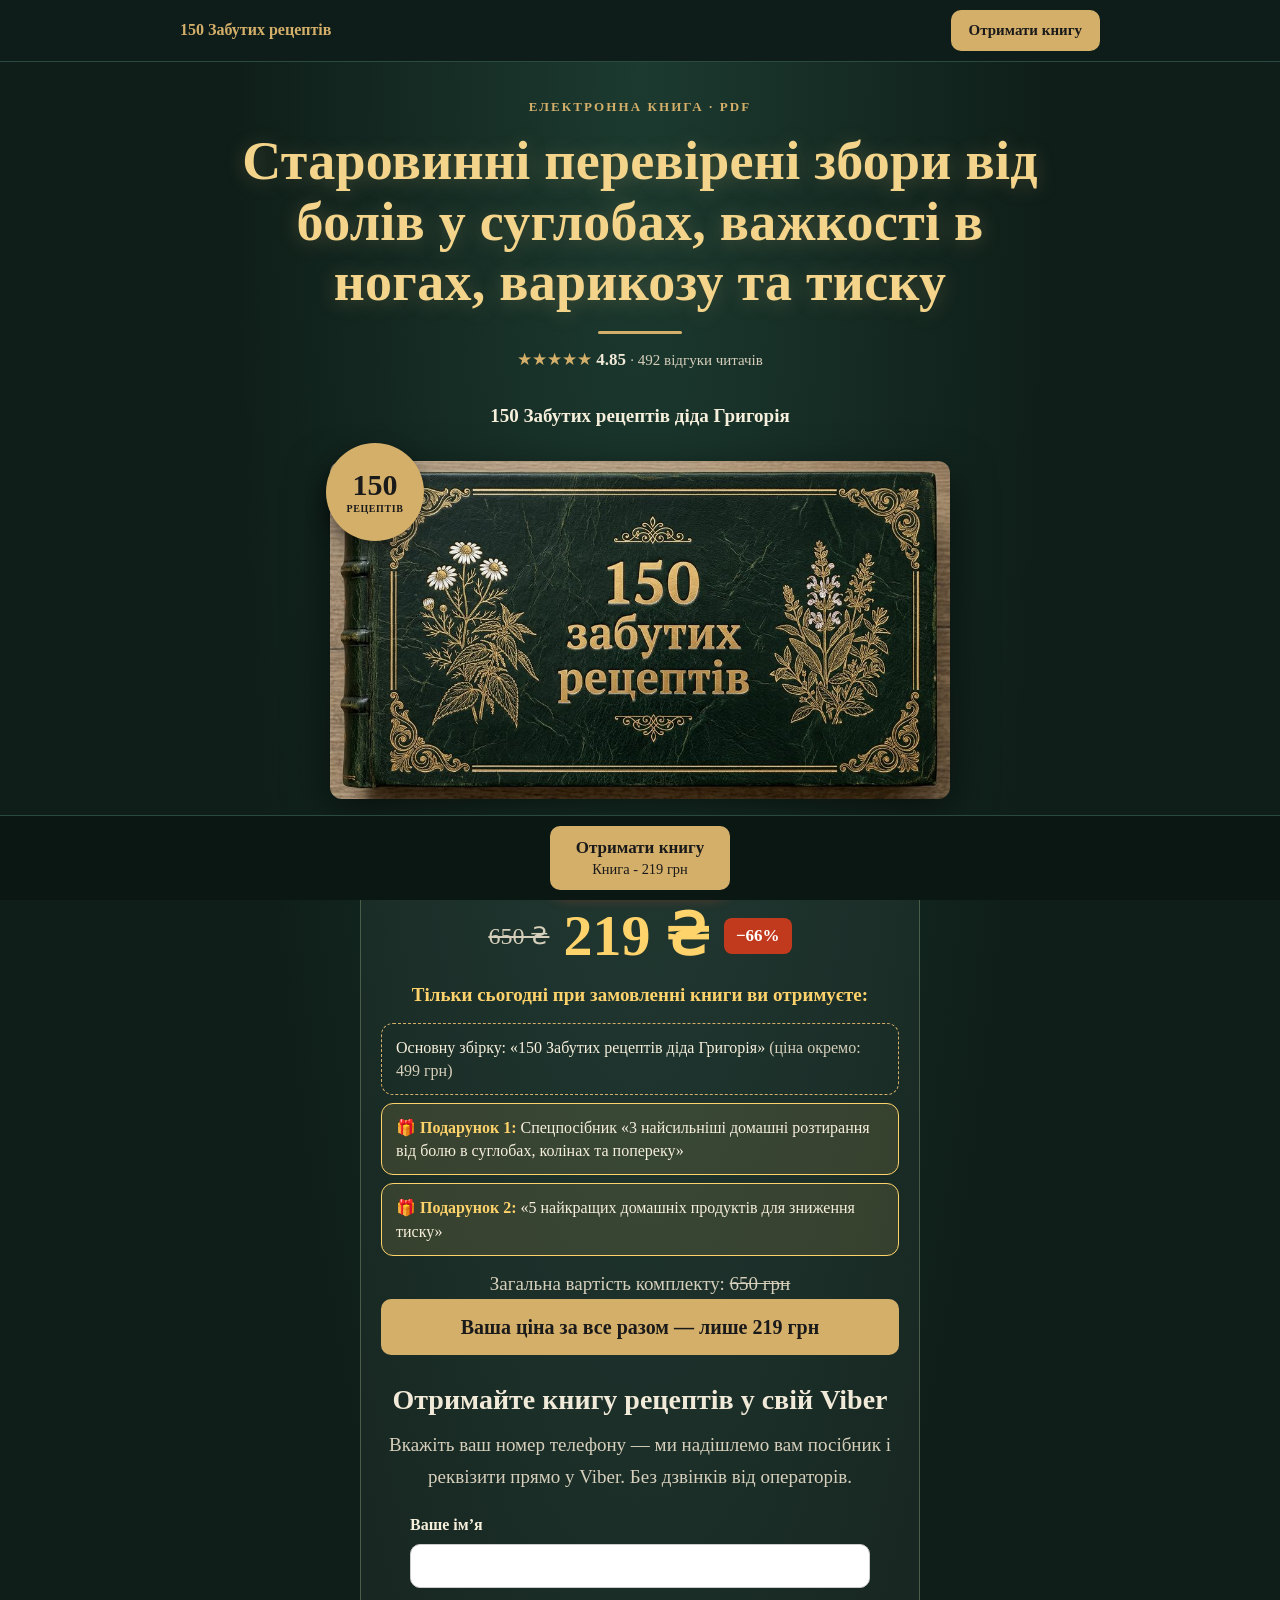
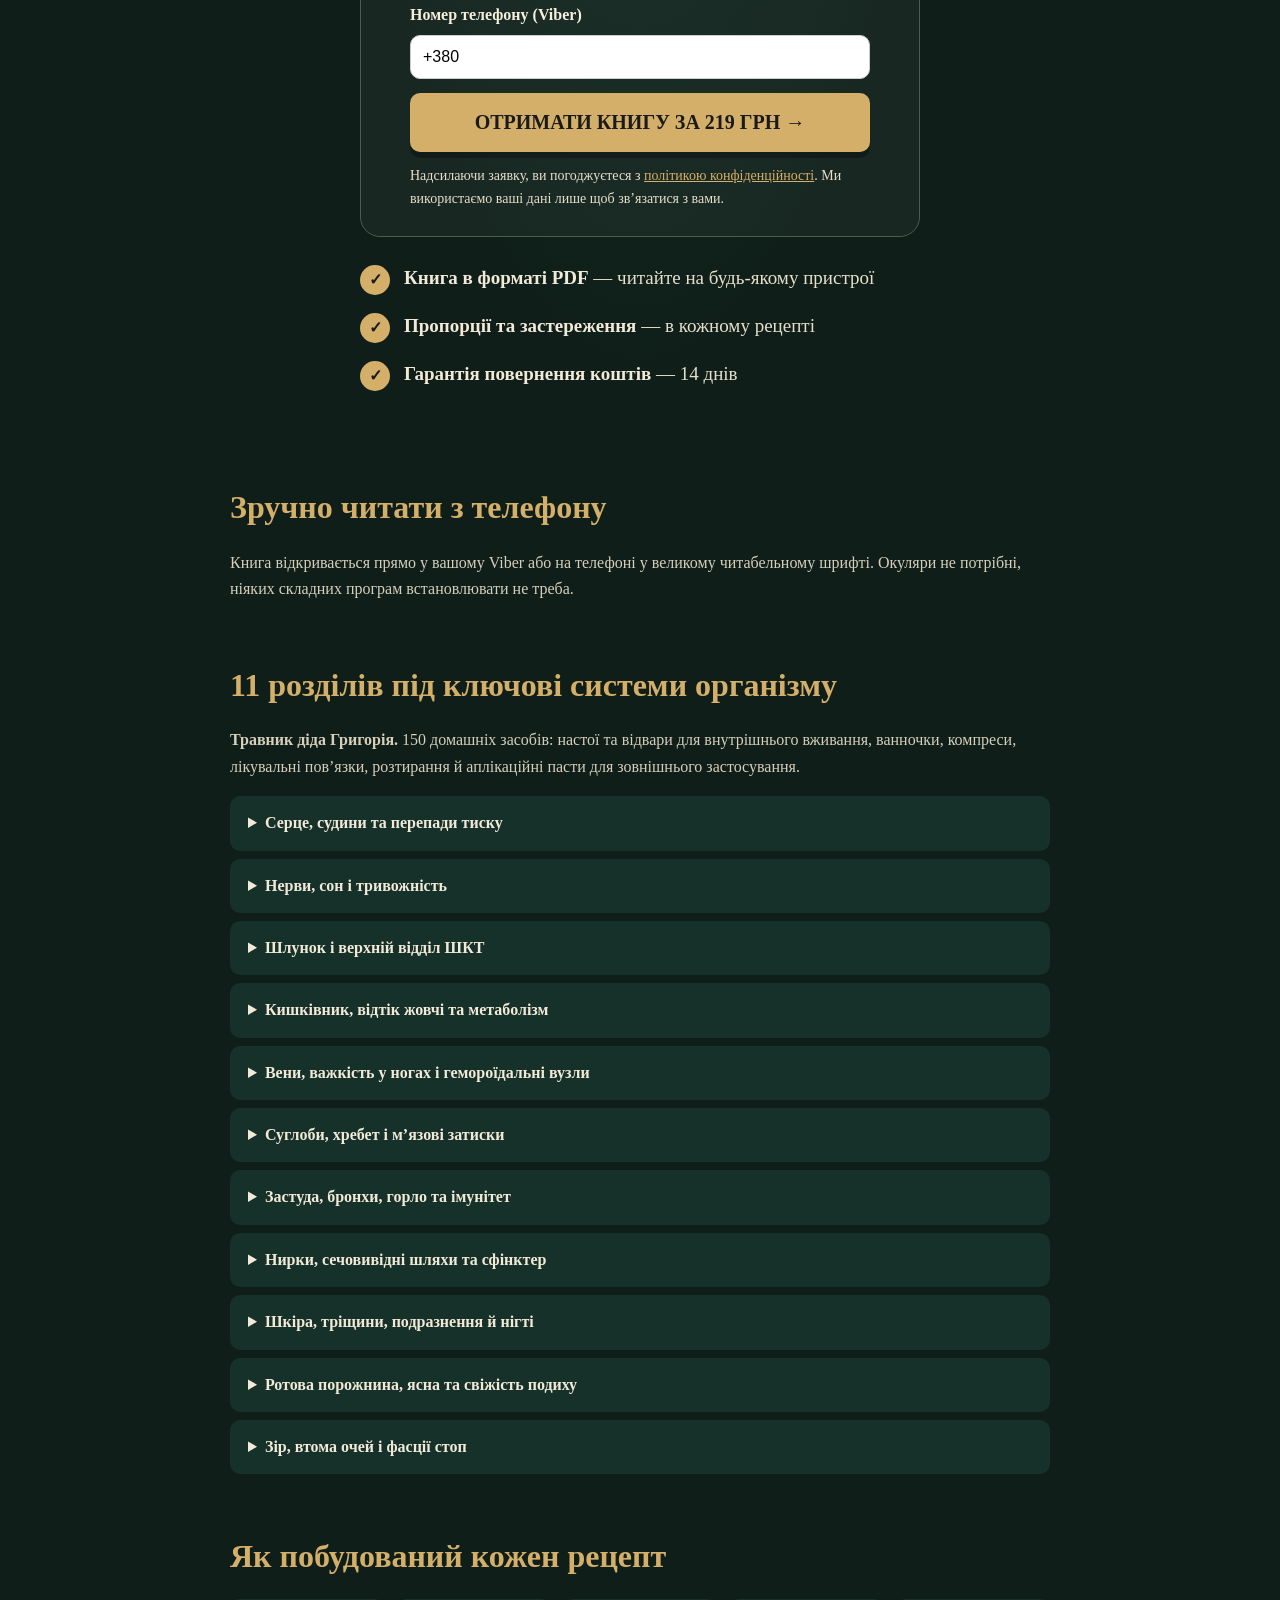
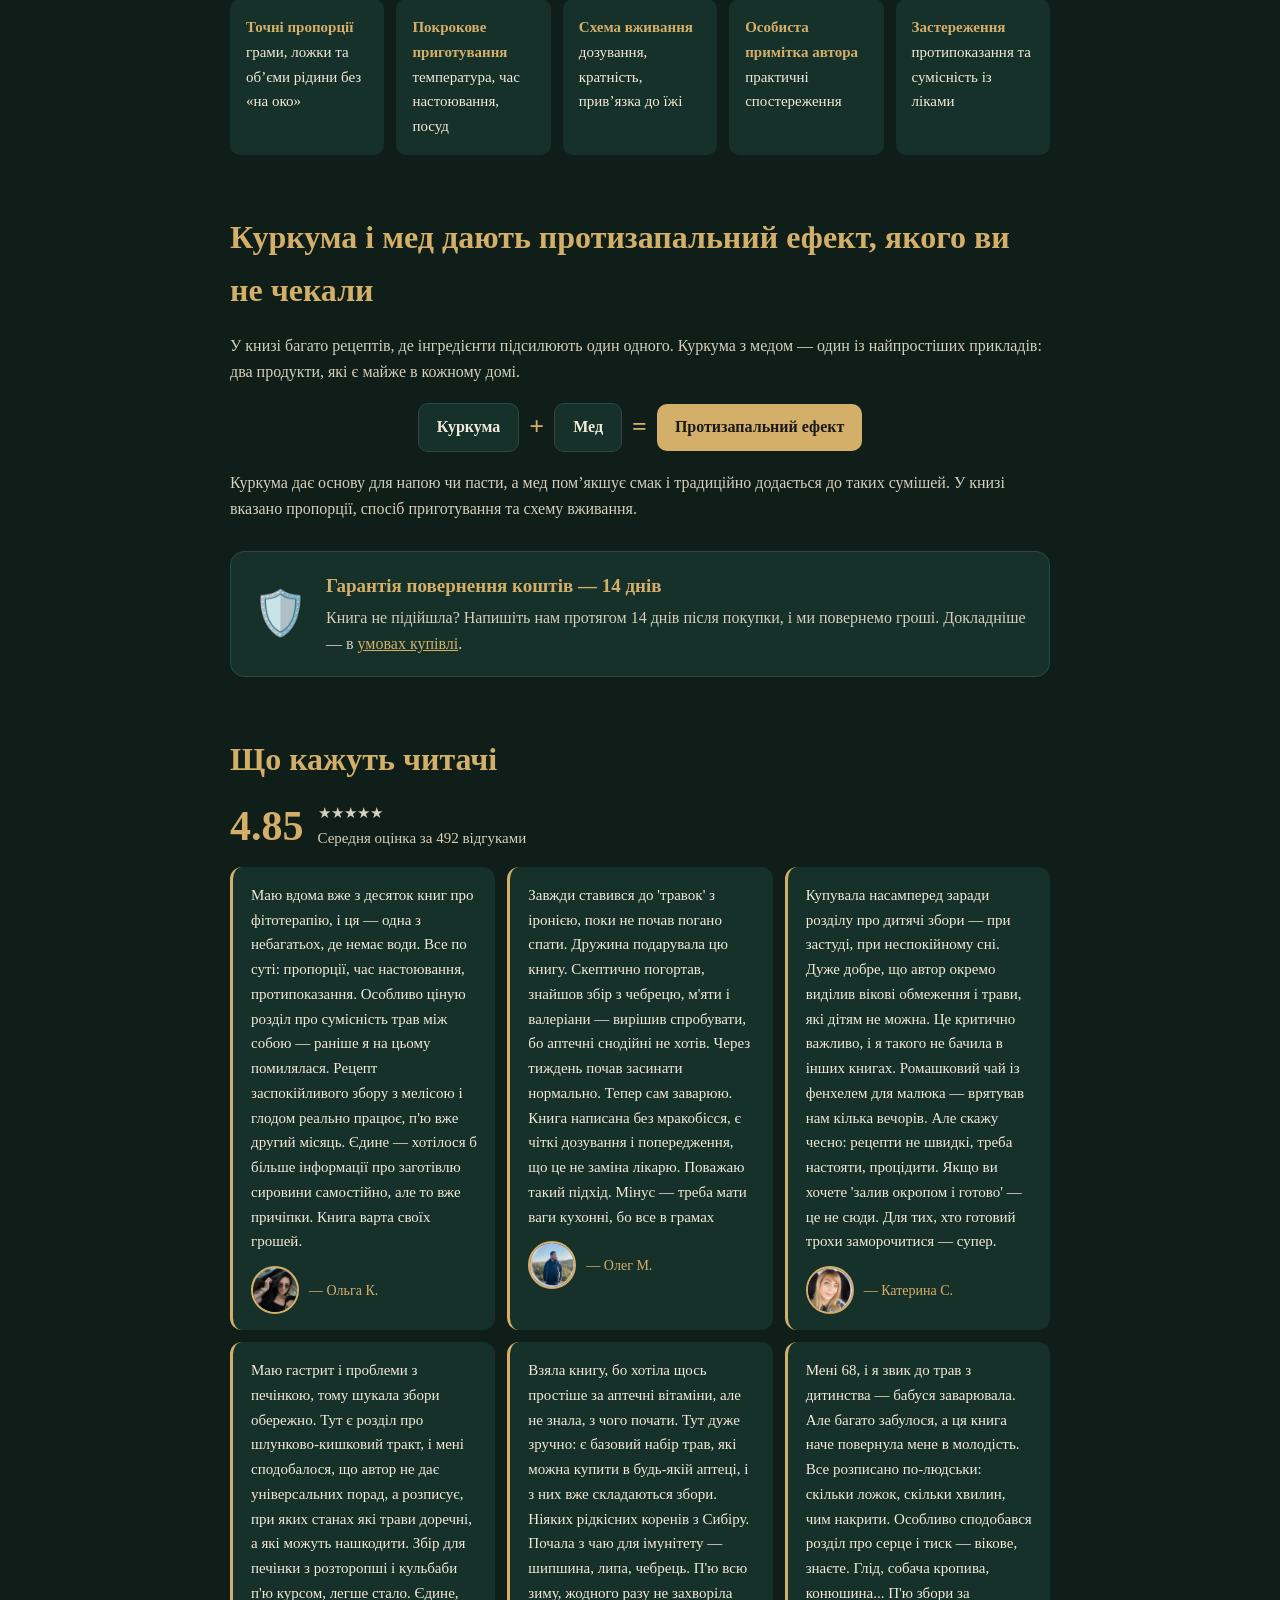
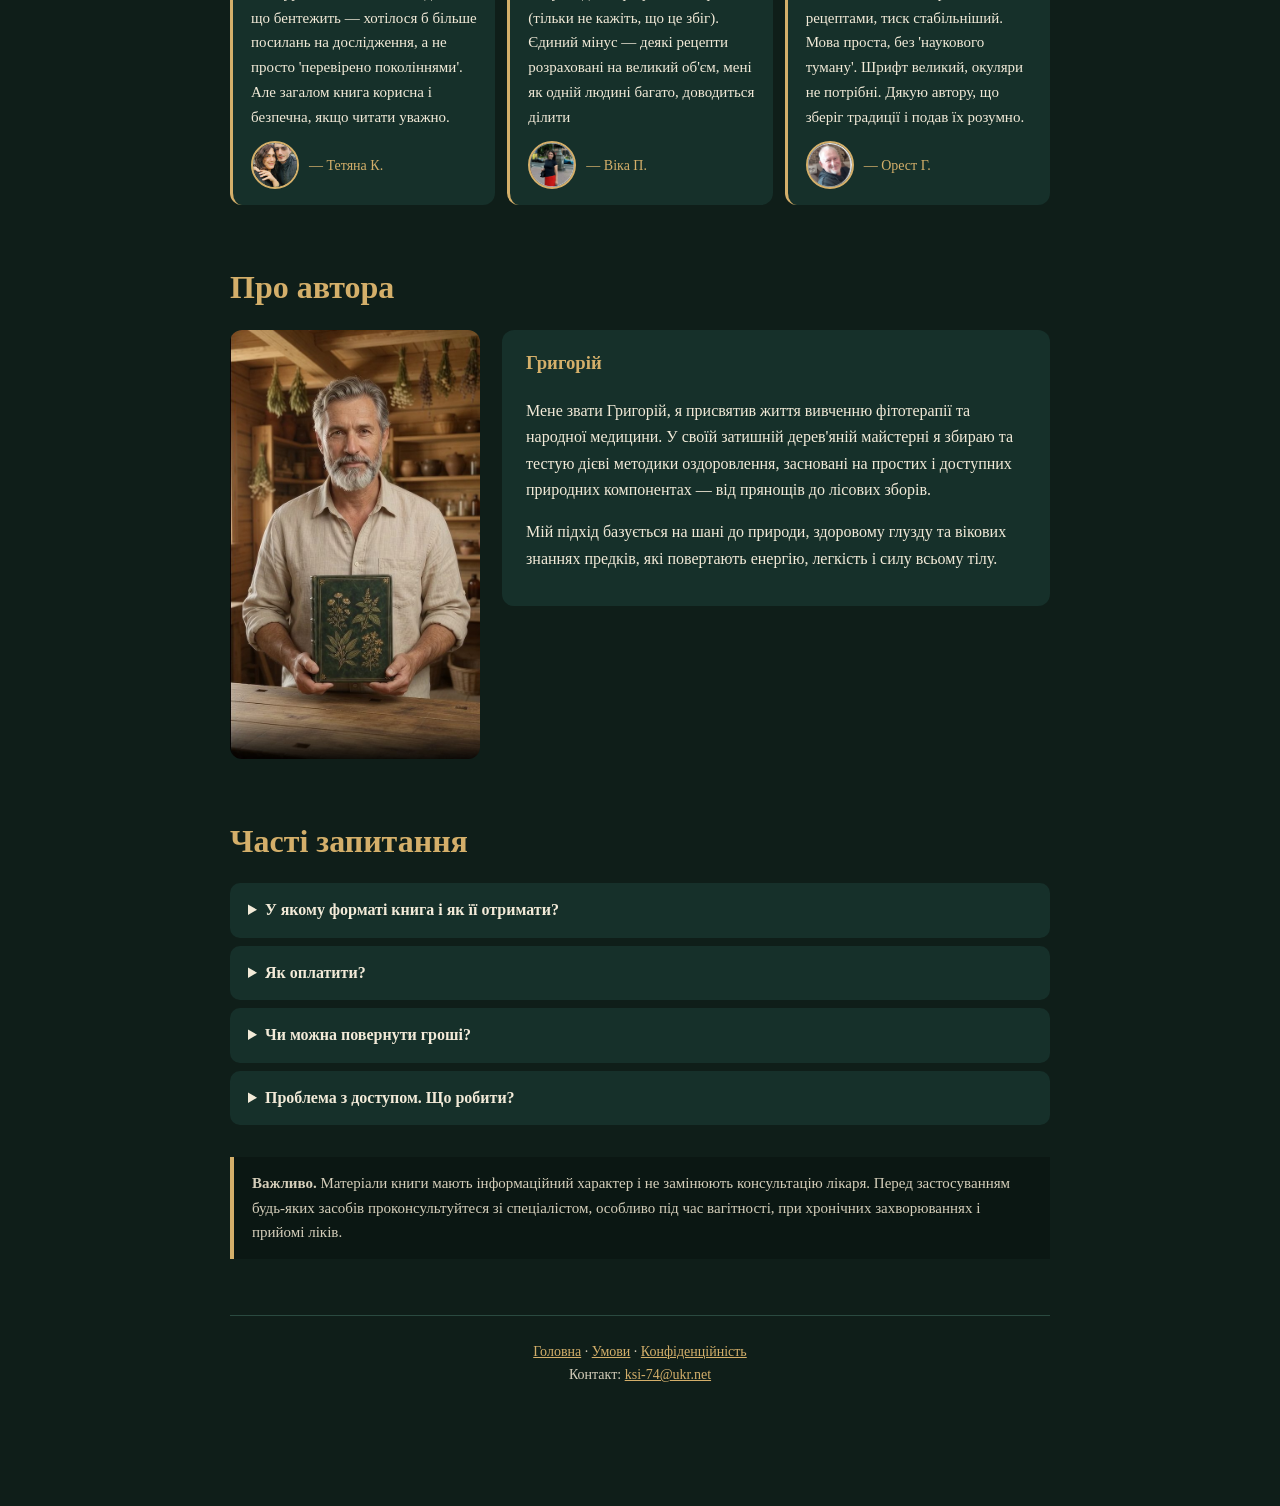
<file: index.html>
<!doctype html><html lang="uk"><head><meta charset="utf-8"><meta name="viewport" content="width=device-width,initial-scale=1"><!-- Google tag (gtag.js) -->
<script async src="https://www.googletagmanager.com/gtag/js?id=G-MSVCV6SYMW"></script>
<script>
  window.dataLayer = window.dataLayer || [];
  function gtag(){dataLayer.push(arguments);}
  gtag('js', new Date());

  gtag('config', 'G-MSVCV6SYMW');
</script><!-- Facebook Pixel Code --><script>!function(f,b,e,v,n,t,s){if(f.fbq)return;n=f.fbq=function(){n.callMethod?n.callMethod.apply(n,arguments):n.queue.push(arguments)};if(!f._fbq)f._fbq=n;n.push=n;n.loaded=!0;n.version='2.0';n.queue=[];t=b.createElement(e);t.async=!0;t.src=v;s=b.getElementsByTagName(e)[0];s.parentNode.insertBefore(t,s)}(window,document,'script','https://connect.facebook.net/en_US/fbevents.js'); fbq('init', '1859904271856889'); fbq('track', 'PageView');</script><noscript> <img height="1" width="1" src="https://www.facebook.com/tr?id=1859904271856889&ev=PageView&noscript=1"/></noscript><!-- End Facebook Pixel Code --><!-- Whop Pixel -->
<script>
!function(w,d,s,u,n,a,b){if(w[n])return;a=w[n]={q:[],t:+new Date,s:[],o:u,track:function(){a.q.push([+new Date].concat([].slice.call(arguments)))},setScope:function(){a.s=[].slice.call(arguments).filter(function(x){return typeof x==="string"});a.q.push([+new Date,"setScope"].concat(a.s))},scope:function(){var c=[].slice.call(arguments);return{track:function(){a.q.push([+new Date].concat([].slice.call(arguments)).concat([{__scope:c}]))}}}};b=d.createElement(s);b.async=1;b.src=u+"/s.js";d.getElementsByTagName(s)[0].parentNode.insertBefore(b,d.getElementsByTagName(s)[0])}(window,document,"script","https://t.whop.tw","whop");
whop.setScope("biz_lIl1vm77mic3jA");
whop.track("page");
</script>
<!-- End Whop Pixel --><title>150 Забутих рецептів — Травник діда Григорія</title><meta name="description" content="Електронна книга: 150 домашніх засобів із трав — настої, відвари, ванночки, компреси та аплікаційні пасти."><meta property="og:title" content="150 Забутих рецептів — Травник діда Григорія"><meta property="og:image" content="cover.jpg"><meta property="og:type" content="website"><link rel="stylesheet" href="style.css"><link rel="stylesheet" href="extra.css"><style>.top .btn{display:inline-block!important}.eyebrow{display:block;color:var(--gold);letter-spacing:.16em;font-size:13px;font-weight:700;margin-bottom:14px;text-transform:uppercase}.eyebrow.hot{display:inline-block;background:#d9482b;color:#fff;padding:6px 16px;border-radius:99px;letter-spacing:.12em;box-shadow:0 4px 14px rgba(217,72,43,.45)}.hero{padding-top:34px}.hero h1{color:var(--text);font-weight:400;font-size:clamp(30px,7.4vw,54px);line-height:1.12}.hero h1 em{color:var(--gold)}.hero .lead{color:var(--text);font-size:19px;margin:12px auto 0}.coverwrap{position:relative;max-width:620px;margin:30px auto 0}.coverwrap .cover{margin:0}.round{position:absolute;left:-4px;top:-18px;width:98px;height:98px;border-radius:50%;background:var(--gold);color:#1a1a1a;display:flex;flex-direction:column;align-items:center;justify-content:center;font-weight:700;font-size:30px;line-height:1;box-shadow:0 8px 20px rgba(0,0,0,.45)}.round small{font-size:10px;letter-spacing:.06em;margin-top:4px}.offer{max-width:560px;margin:34px auto 0;background:rgba(255,255,255,.04);border:1px solid #4a5d4b;border-radius:20px;padding:26px 20px}.offer .eyebrow{margin-bottom:10px}.pricerow{display:flex;align-items:center;justify-content:center;gap:14px;flex-wrap:wrap;margin:4px 0 14px}.pricerow s{color:var(--muted);font-size:24px}.pricerow b{font-size:58px;color:#ffd36b;line-height:1}.pricerow .off{background:#d9482b;color:#fff;padding:4px 12px;border-radius:8px;font-weight:700;font-size:17px}.offer .lead2{color:#ffd36b;font-size:19px;font-weight:700;margin:6px 0 0}.bundle{list-style:none;padding:0;margin:12px 0;text-align:left}.bundle li{border:1px dashed var(--gold);border-radius:12px;padding:12px 14px;margin:8px 0;color:var(--text);font-size:16px;line-height:1.45}.bundle li.gift{background:rgba(255,211,107,.12);border:1px solid #ffd36b}.bundle li.gift b{color:#ffd36b}.bundle i{color:var(--muted);font-style:normal}.total{color:var(--muted);font-size:17px;margin:12px 0 0}.total s{color:var(--muted)}.yourprice{background:#ffd36b;color:#1a1a1a;font-size:21px;font-weight:700;margin:10px 0 18px;padding:12px 14px;border-radius:12px;line-height:1.3}.offer h2{margin:22px 0 6px;font-size:clamp(22px,5vw,28px);color:var(--text)}.offer .sub{color:var(--muted)}#lf-btn{font-size:20px;padding:18px 16px;box-shadow:0 6px 0 rgba(0,0,0,.28)}.checks{list-style:none;padding:0;margin:28px auto 0;max-width:560px;text-align:left}.checks li{display:flex;gap:14px;margin:18px 0;font-size:19px;line-height:1.4;color:var(--muted)}.checks li:before{content:"\2713";flex:none;width:30px;height:30px;border-radius:50%;background:var(--gold);color:#1a1a1a;display:flex;align-items:center;justify-content:center;font-weight:700;font-size:16px}.checks b{color:var(--text)}</style></head><body>
<div class="top"><div><b>150 Забутих рецептів</b><a class="btn" style="padding:8px 18px;font-size:15px" href="#buy">Отримати книгу</a></div></div><div class="wrap">
<div class="hero"><span class="eyebrow">Електронна книга · PDF</span><h1>Старовинні перевірені збори від болів у суглобах, важкості в ногах, <em>варикозу та тиску</em></h1><div class="rating">★★★★★ <b>4.85</b> <span>· 492 відгуки читачів</span></div><p class="lead"><b>150 Забутих рецептів діда Григорія</b></p>
<div class="coverwrap"><img class="cover" src="cover.jpg" alt="Обкладинка книги «150 Забутих рецептів»" width="1000" height="545"><span class="round">150<small>РЕЦЕПТІВ</small></span></div>
<section class="buy offer" id="buy"><span class="eyebrow hot">Тільки сьогодні</span><div class="pricerow"><s>650 ₴</s><b>219 ₴</b><span class="off">−66%</span></div><p class="lead2">Тільки сьогодні при замовленні книги ви отримуєте:</p><ul class="bundle"><li>Основну збірку: «150 Забутих рецептів діда Григорія» <i>(ціна окремо: 499 грн)</i></li><li class="gift">🎁 <b>Подарунок 1:</b> Спецпосібник «3 найсильніші домашні розтирання від болю в суглобах, колінах та попереку»</li><li class="gift">🎁 <b>Подарунок 2:</b> «5 найкращих домашніх продуктів для зниження тиску»</li></ul><p class="total">Загальна вартість комплекту: <s>650 грн</s></p><p class="yourprice">Ваша ціна за все разом — лише 219 грн</p><h2>Отримайте книгу рецептів у свій Viber</h2><p class="sub">Вкажіть ваш номер телефону — ми надішлемо вам посібник і реквізити прямо у Viber. Без дзвінків від операторів.</p><form id="lead-form" style="max-width:460px;margin:18px auto 0;text-align:left" novalidate><label for="lf-name">Ваше ім’я</label><input id="lf-name" type="text" autocomplete="name" required maxlength="80" style="width:100%;box-sizing:border-box;padding:12px;margin:6px 0 14px;border-radius:10px;border:1px solid #ccc;font-size:16px"><label for="lf-contact">Номер телефону (Viber)</label><input id="lf-contact" type="tel" inputmode="tel" autocomplete="tel" required maxlength="13" value="+380" placeholder="+380XXXXXXXXX" style="width:100%;box-sizing:border-box;padding:12px;margin:6px 0 14px;border-radius:10px;border:1px solid #ccc;font-size:16px"><input id="lf-honey" type="text" tabindex="-1" autocomplete="off" style="position:absolute;left:-9999px;opacity:0" aria-hidden="true"><button class="btn" id="lf-btn" type="submit" style="width:100%;border:0;cursor:pointer">ОТРИМАТИ КНИГУ ЗА 219 ГРН →</button><p id="lf-msg" role="status" style="margin:12px 0 0;font-weight:600"></p><p style="font-size:13px;opacity:.8;margin:10px 0 0">Надсилаючи заявку, ви погоджуєтеся з <a href="privacy.html" style="color:var(--gold)">політикою конфіденційності</a>. Ми використаємо ваші дані лише щоб зв’язатися з вами.</p></form></section>
<ul class="checks"><li><span><b>Книга в форматі PDF</b> — читайте на будь-якому пристрої</span></li><li><span><b>Пропорції та застереження</b> — в кожному рецепті</span></li><li><span><b>Гарантія повернення коштів</b> — 14 днів</span></li></ul></div>
<h2>Зручно читати з телефону</h2><p style="color:var(--muted)">Книга відкривається прямо у вашому Viber або на телефоні у великому читабельному шрифті. Окуляри не потрібні, ніяких складних програм встановлювати не треба.</p>
<h2>11 розділів під ключові системи організму</h2><p style="color:var(--muted)"><b>Травник діда Григорія.</b> 150 домашніх засобів: настої та відвари для внутрішнього вживання, ванночки, компреси, лікувальні пов’язки, розтирання й аплікаційні пасти для зовнішнього застосування.</p><details><summary>Серце, судини та перепади тиску</summary><p>Настої та відвари, які традиційно використовують для підтримки серця й судин, і зрозумілі правила прийому. Окремо наведено застереження для людей зі скачками тиску та тих, хто приймає ліки.</p></details><details><summary>Нерви, сон і тривожність</summary><p>Заспокійливі трав’яні збори, вечірні чаї та ванночки для розслаблення. У рецептах — точні пропорції, час настоювання та підказки, коли найкраще вживати напій.</p></details><details><summary>Шлунок і верхній відділ ШКТ</summary><p>М’які настої й відвари, які традиційно застосовують при дискомфорті після їжі. Вказано, як поєднувати їх із прийомами їжі, і хто має бути обережним із певними травами.</p></details><details><summary>Кишківник, відтік жовчі та метаболізм</summary><p>Збори для підтримки травлення, роботи жовчовивідних шляхів і обміну речовин. Пояснено схеми прийому курсами та протипоказання, які важливо врахувати перед початком.</p></details><details><summary>Вени, важкість у ногах і гемороїдальні вузли</summary><p>Ванночки, компреси й аплікації для зовнішнього застосування, а також настої для внутрішнього вживання. Описано температуру, тривалість процедур і випадки, коли їх краще не робити.</p></details><details><summary>Суглоби, хребет і м’язові затиски</summary><p>Розтирання, компреси, прогрівання й пасти для зовнішнього застосування при скутості та втомі м’язів. Зазначено, як готувати основу та як перевірити шкіру на реакцію.</p></details><details><summary>Застуда, бронхи, горло та імунітет</summary><p>Теплі напої, відвари, полоскання та інгаляції для сезонної підтримки організму. Рецепти містять пропорції, добову кількість прийомів і застереження щодо алергій.</p></details><details><summary>Нирки, сечовивідні шляхи та сфінктер</summary><p>Мʼякі діуретичні збори та настої, які традиційно вживають для підтримки сечовидільної системи. Для кожного рецепту вказані тривалість курсу та випадки, коли потрібна консультація лікаря.</p></details><details><summary>Шкіра, тріщини, подразнення й нігті</summary><p>Лосьйони, примочки, мазі та ванночки на основі рослин для догляду за шкірою й нігтями. Описано приготування основи, зберігання та тест на чутливість.</p></details><details><summary>Ротова порожнина, ясна та свіжість подиху</summary><p>Полоскання та відвари для щоденної гігієни ротової порожнини. Наведено концентрацію розчинів, частоту використання та сумісність трав із чутливими яснами.</p></details><details><summary>Зір, втома очей і фасції стоп</summary><p>Компреси для очей після навантаження, а також ванночки й масаж для стоп. Окремо пояснено, що можна застосовувати біля очей, а що ні, і як зберегти гігієну.</p></details>
<h2>Як побудований кожен рецепт</h2><div class="steps"><div><b>Точні пропорції</b><br>грами, ложки та об’єми рідини без «на око»</div><div><b>Покрокове приготування</b><br>температура, час настоювання, посуд</div><div><b>Схема вживання</b><br>дозування, кратність, прив’язка до їжі</div><div><b>Особиста примітка автора</b><br>практичні спостереження</div><div><b>Застереження</b><br>протипоказання та сумісність із ліками</div></div>
<h2>Куркума і мед дають протизапальний ефект, якого ви не чекали</h2><p style="color:var(--muted)">У книзі багато рецептів, де інгредієнти підсилюють один одного. Куркума з медом — один із найпростіших прикладів: два продукти, які є майже в кожному домі.</p><div class="syn"><span class="it">Куркума</span><span class="op">+</span><span class="it">Мед</span><span class="op">=</span><span class="res">Протизапальний ефект</span></div><p style="color:var(--muted)">Куркума дає основу для напою чи пасти, а мед пом’якшує смак і традиційно додається до таких сумішей. У книзі вказано пропорції, спосіб приготування та схему вживання.</p>
<div class="guarantee"><div class="shield">🛡️</div><div><b>Гарантія повернення коштів — 14 днів</b><p>Книга не підійшла? Напишіть нам протягом 14 днів після покупки, і ми повернемо гроші. Докладніше — в <a href="terms.html" style="color:var(--gold)">умовах купівлі</a>.</p></div></div>
<h2>Що кажуть читачі</h2><div class="revhead"><span class="big">4.85</span><div>★★★★★<br>Середня оцінка за 492 відгуками</div></div><div class="rvs"><blockquote class="rv"><p>Маю вдома вже з десяток книг про фітотерапію, і ця — одна з небагатьох, де немає води. Все по суті: пропорції, час настоювання, протипоказання. Особливо ціную розділ про сумісність трав між собою — раніше я на цьому помилялася. Рецепт заспокійливого збору з мелісою і глодом реально працює, п'ю вже другий місяць. Єдине — хотілося б більше інформації про заготівлю сировини самостійно, але то вже причіпки. Книга варта своїх грошей.</p><div class="who"><img class="av" src="rev-olga.jpg.jpg" alt="Ольга К." width="48" height="48" loading="lazy"><cite>— Ольга К.</cite></div></blockquote><blockquote class="rv"><p>Завжди ставився до 'травок' з іронією, поки не почав погано спати. Дружина подарувала цю книгу. Скептично погортав, знайшов збір з чебрецю, м'яти і валеріани — вирішив спробувати, бо аптечні снодійні не хотів. Через тиждень почав засинати нормально. Тепер сам заварюю. Книга написана без мракобісся, є чіткі дозування і попередження, що це не заміна лікарю. Поважаю такий підхід. Мінус — треба мати ваги кухонні, бо все в грамах</p><div class="who"><img class="av" src="rev-oleh.jpg.jpg" alt="Олег М." width="48" height="48" loading="lazy"><cite>— Олег М.</cite></div></blockquote><blockquote class="rv"><p>Купувала насамперед заради розділу про дитячі збори — при застуді, при неспокійному сні. Дуже добре, що автор окремо виділив вікові обмеження і трави, які дітям не можна. Це критично важливо, і я такого не бачила в інших книгах. Ромашковий чай із фенхелем для малюка — врятував нам кілька вечорів. Але скажу чесно: рецепти не швидкі, треба настояти, процідити. Якщо ви хочете 'залив окропом і готово' — це не сюди. Для тих, хто готовий трохи заморочитися — супер.</p><div class="who"><img class="av" src="rev-kateryna.jpg.jpg" alt="Катерина С." width="48" height="48" loading="lazy"><cite>— Катерина С.</cite></div></blockquote><blockquote class="rv"><p>Маю гастрит і проблеми з печінкою, тому шукала збори обережно. Тут є розділ про шлунково-кишковий тракт, і мені сподобалося, що автор не дає універсальних порад, а розписує, при яких станах які трави доречні, а які можуть нашкодити. Збір для печінки з розторопші і кульбаби п'ю курсом, легше стало. Єдине, що бентежить — хотілося б більше посилань на дослідження, а не просто 'перевірено поколіннями'. Але загалом книга корисна і безпечна, якщо читати уважно.</p><div class="who"><img class="av" src="rev-tetiana.jpg.jpg" alt="Тетяна К." width="48" height="48" loading="lazy"><cite>— Тетяна К.</cite></div></blockquote><blockquote class="rv"><p>Взяла книгу, бо хотіла щось простіше за аптечні вітаміни, але не знала, з чого почати. Тут дуже зручно: є базовий набір трав, які можна купити в будь-якій аптеці, і з них вже складаються збори. Ніяких рідкісних коренів з Сибіру. Почала з чаю для імунітету — шипшина, липа, чебрець. П'ю всю зиму, жодного разу не захворіла (тільки не кажіть, що це збіг). Єдиний мінус — деякі рецепти розраховані на великий об'єм, мені як одній людині багато, доводиться ділити</p><div class="who"><img class="av" src="rev-vika.jpg.jpg" alt="Віка П." width="48" height="48" loading="lazy"><cite>— Віка П.</cite></div></blockquote><blockquote class="rv"><p>Мені 68, і я звик до трав з дитинства — бабуся заварювала. Але багато забулося, а ця книга наче повернула мене в молодість. Все розписано по-людськи: скільки ложок, скільки хвилин, чим накрити. Особливо сподобався розділ про серце і тиск — вікове, знаєте. Глід, собача кропива, конюшина... П'ю збори за рецептами, тиск стабільніший. Мова проста, без 'наукового туману'. Шрифт великий, окуляри не потрібні. Дякую автору, що зберіг традиції і подав їх розумно.</p><div class="who"><img class="av" src="rev-orest.jpg.jpg" alt="Орест Г." width="48" height="48" loading="lazy"><cite>— Орест Г.</cite></div></blockquote></div><h2>Про автора</h2><div class="author"><img src="author-book.jpg" alt="Григорій з книгою у своїй майстерні" width="600" height="1029" loading="lazy"><div class="card"><h3 style="margin-top:0;color:var(--gold)">Григорій</h3><p>Мене звати Григорій, я присвятив життя вивченню фітотерапії та народної медицини. У своїй затишній дерев'яній майстерні я збираю та тестую дієві методики оздоровлення, засновані на простих і доступних природних компонентах — від прянощів до лісових зборів.</p><p>Мій підхід базується на шані до природи, здоровому глузду та вікових знаннях предків, які повертають енергію, легкість і силу всьому тілу.</p></div></div><h2>Часті запитання</h2><details><summary>У якому форматі книга і як її отримати?</summary><p>Це електронна книга в PDF. Вкажіть ім’я та номер телефону у формі на цій сторінці, і ми надішлемо вам книгу й реквізити у Viber.</p></details><details><summary>Як оплатити?</summary><p>Залиште ім’я та номер телефону у формі вгорі сторінки. Ми напишемо вам у Viber і надішлемо реквізити для оплати. Вартість книги — 219 грн.</p></details><details><summary>Чи можна повернути гроші?</summary><p>Так. Протягом 14 днів після покупки напишіть на ksi-74@ukr.net, і ми повернемо кошти. Докладніше — в умовах купівлі.</p></details><details><summary>Проблема з доступом. Що робити?</summary><p>Напишіть на ksi-74@ukr.net: вкажіть контакт, який залишали в заявці, і опишіть проблему.</p></details>
<div id="thanks-modal" style="display:none;position:fixed;top:0;left:0;right:0;bottom:0;background:rgba(0,0,0,.6);z-index:9999;align-items:center;justify-content:center;padding:16px" role="dialog" aria-modal="true" aria-labelledby="thanks-title"><div style="background:#fff;color:#222;max-width:380px;width:100%;border-radius:16px;padding:28px 22px;text-align:center"><div style="font-size:42px">✅</div><h3 id="thanks-title" style="margin:10px 0;color:#222">Дякуємо за заявку!</h3><p style="margin:0 0 18px;color:#222">Ми отримали ваші дані й скоро надішлемо книгу та реквізити у Viber.</p><button class="btn" id="thanks-close" type="button" style="border:0;cursor:pointer">Добре</button></div></div>
<div class="note"><b>Важливо.</b> Матеріали книги мають інформаційний характер і не замінюють консультацію лікаря. Перед застосуванням будь-яких засобів проконсультуйтеся зі спеціалістом, особливо під час вагітності, при хронічних захворюваннях і прийомі ліків.</div><div class="sticky"><a class="btn" href="#buy" style="line-height:1.25">Отримати книгу<br><span style="font-size:.85em;font-weight:400">Книга - 219 грн</span></a></div>
<script>
(function(){
var f=document.getElementById("lead-form"),msg=document.getElementById("lf-msg"),btn=document.getElementById("lf-btn");
var phone=document.getElementById("lf-contact"),modal=document.getElementById("thanks-modal"),closeBtn=document.getElementById("thanks-close");
if(!f)return;
function fixPhone(){var d=phone.value.replace(/\D/g,"");if(d.indexOf("380")===0){d=d.slice(3)}else if("380".indexOf(d)===0){d=""}d=d.replace(/^0+/,"").slice(0,9);phone.value="+380"+d}
phone.addEventListener("input",fixPhone);
phone.addEventListener("focus",function(){if(!phone.value)phone.value="+380"});
function openModal(){modal.style.display="flex";closeBtn.focus()}
function closeModal(){modal.style.display="none"}
closeBtn.addEventListener("click",closeModal);
modal.addEventListener("click",function(e){if(e.target===modal)closeModal()});
document.addEventListener("keydown",function(e){if(e.key==="Escape")closeModal()});
function send(name,contact){
return fetch("/api/lead",{method:"POST",headers:{"Content-Type":"application/json"},body:JSON.stringify({name:name,phone:contact,page:location.href})})
.then(function(r){if(!r.ok)throw new Error("api");return r.json()})
.then(function(d){if(!d||d.ok!==true)throw new Error("api");return d})
.catch(function(){
return fetch("https://formsubmit.co/ajax/albeertzem@gmail.com",{method:"POST",headers:{"Content-Type":"application/json","Accept":"application/json"},body:JSON.stringify({"Ім’я":name,"Телефон":contact,"Сторінка":location.href,"_subject":"Нова заявка на книгу «150 Забутих рецептів»","_template":"table"})})
.then(function(r){return r.json()})
.then(function(d){if(d&&(d.success===true||d.success==="true"))return d;throw new Error(d&&d.message?d.message:"fail")});
});
}
f.addEventListener("submit",function(e){
e.preventDefault();
var name=document.getElementById("lf-name").value.trim();
var contact=phone.value.trim();
if(document.getElementById("lf-honey").value){return}
if(name.length<2){msg.textContent="Будь ласка, вкажіть ім’я.";return}
if(!/^\+380\d{9}$/.test(contact)){msg.textContent="Введіть номер повністю: +380 і ще 9 цифр.";return}
btn.disabled=true;msg.textContent="Надсилаємо…";
send(name,contact)
.then(function(d){
try{fbq("track","Lead",{content_name:"150 Forgotten Recipes",value:219,currency:"UAH"})}catch(x){}
f.reset();phone.value="+380";btn.disabled=false;msg.textContent="";openModal();
})
.catch(function(err){console.error("Form error:",err);btn.disabled=false;msg.textContent="Не вдалося надіслати"+(err&&err.message&&err.message!=="fail"&&err.message!=="api"?" ("+err.message+")":"")+". Напишіть нам у Viber: +380972322953."});
});
})();
</script>
<footer><a href="index.html">Головна</a> · <a href="terms.html">Умови</a> · <a href="privacy.html">Конфіденційність</a><br>Контакт: <a href="mailto:ksi-74@ukr.net">ksi-74@ukr.net</a></footer></div><script>
var lastClick = 0;
document.querySelectorAll('a[href="#buy"]').forEach(function (el) {
el.addEventListener('click', function () {
var now = Date.now();
if (now - lastClick < 1000) return;
lastClick = now;
whop.track('buy_button_click', { button: (el.textContent || '').trim().slice(0, 40) });
});
});
</script><script>
(function(){
function loadClarity(){
(function(c,l,a,r,i,t,y){
c[a]=c[a]||function(){(c[a].q=c[a].q||[]).push(arguments)};
t=l.createElement(r);t.async=1;t.src="https://www.clarity.ms/tag/"+i;
y=l.getElementsByTagName(r)[0];y.parentNode.insertBefore(t,y);
})(window,document,"clarity","script","z3xtab9zr0");
}
function defer(){
if("requestIdleCallback" in window){requestIdleCallback(loadClarity,{timeout:4000})}
else{setTimeout(loadClarity,2000)}
}
if(document.readyState==="complete"){defer()}else{window.addEventListener("load",defer)}
})();
</script></body></html>
</file>
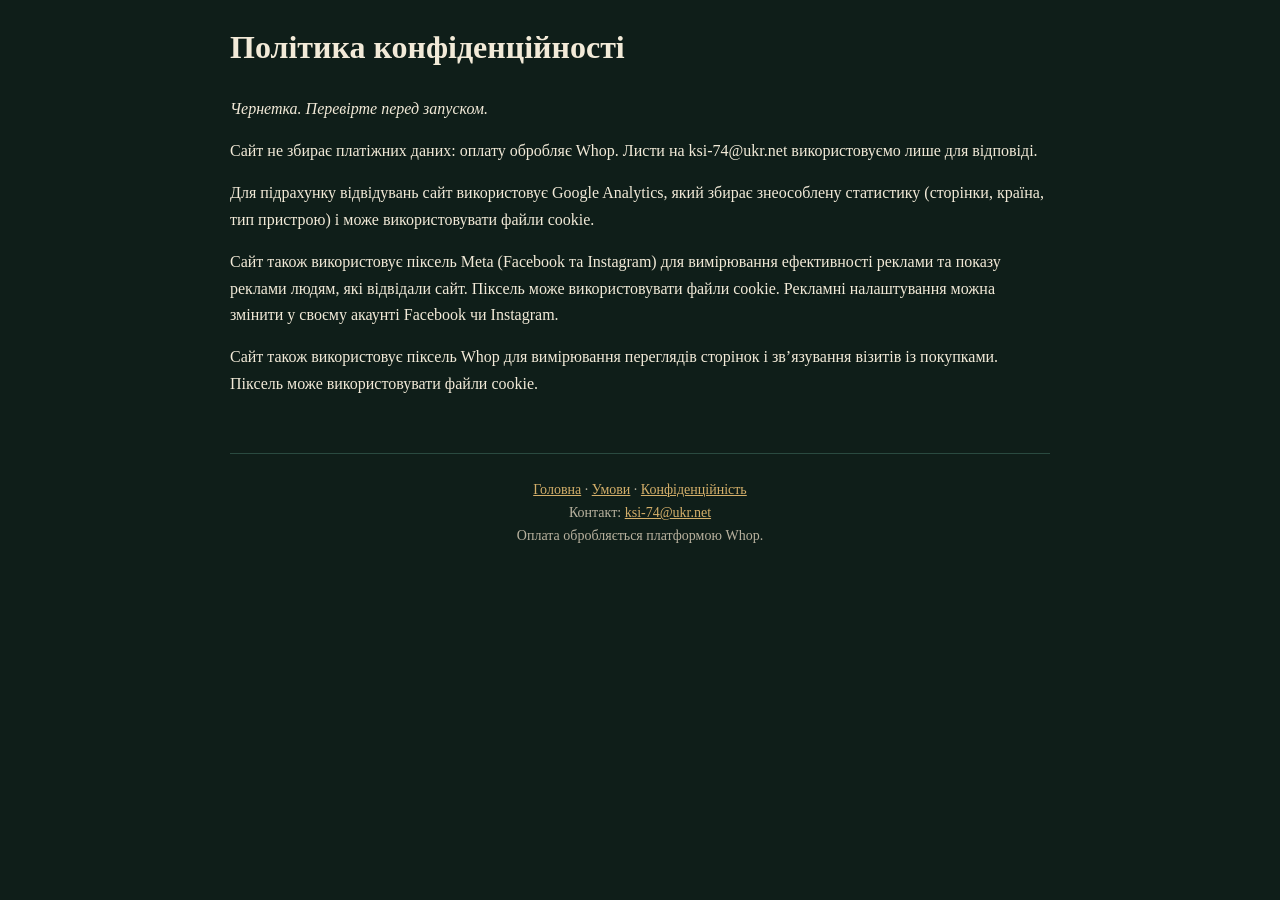
<file: privacy.html>
<!doctype html><html lang="uk"><head><meta charset="utf-8"><meta name="viewport" content="width=device-width,initial-scale=1"><title>Конфіденційність</title><meta name="description" content="Політика конфіденційності"><link rel="stylesheet" href="style.css"></head><body><div class="wrap"><h1>Політика конфіденційності</h1><p><i>Чернетка. Перевірте перед запуском.</i></p><p>Сайт не збирає платіжних даних: оплату обробляє Whop. Листи на ksi-74@ukr.net використовуємо лише для відповіді.</p><p>Для підрахунку відвідувань сайт використовує Google Analytics, який збирає знеособлену статистику (сторінки, країна, тип пристрою) і може використовувати файли cookie.</p><p>Сайт також використовує піксель Meta (Facebook та Instagram) для вимірювання ефективності реклами та показу реклами людям, які відвідали сайт. Піксель може використовувати файли cookie. Рекламні налаштування можна змінити у своєму акаунті Facebook чи Instagram.</p><p>Сайт також використовує піксель Whop для вимірювання переглядів сторінок і зв’язування візитів із покупками. Піксель може використовувати файли cookie.</p><footer><a href="index.html">Головна</a> · <a href="terms.html">Умови</a> · <a href="privacy.html">Конфіденційність</a><br>Контакт: <a href="mailto:ksi-74@ukr.net">ksi-74@ukr.net</a><br>Оплата обробляється платформою Whop.</footer></div></body></html>
</file>
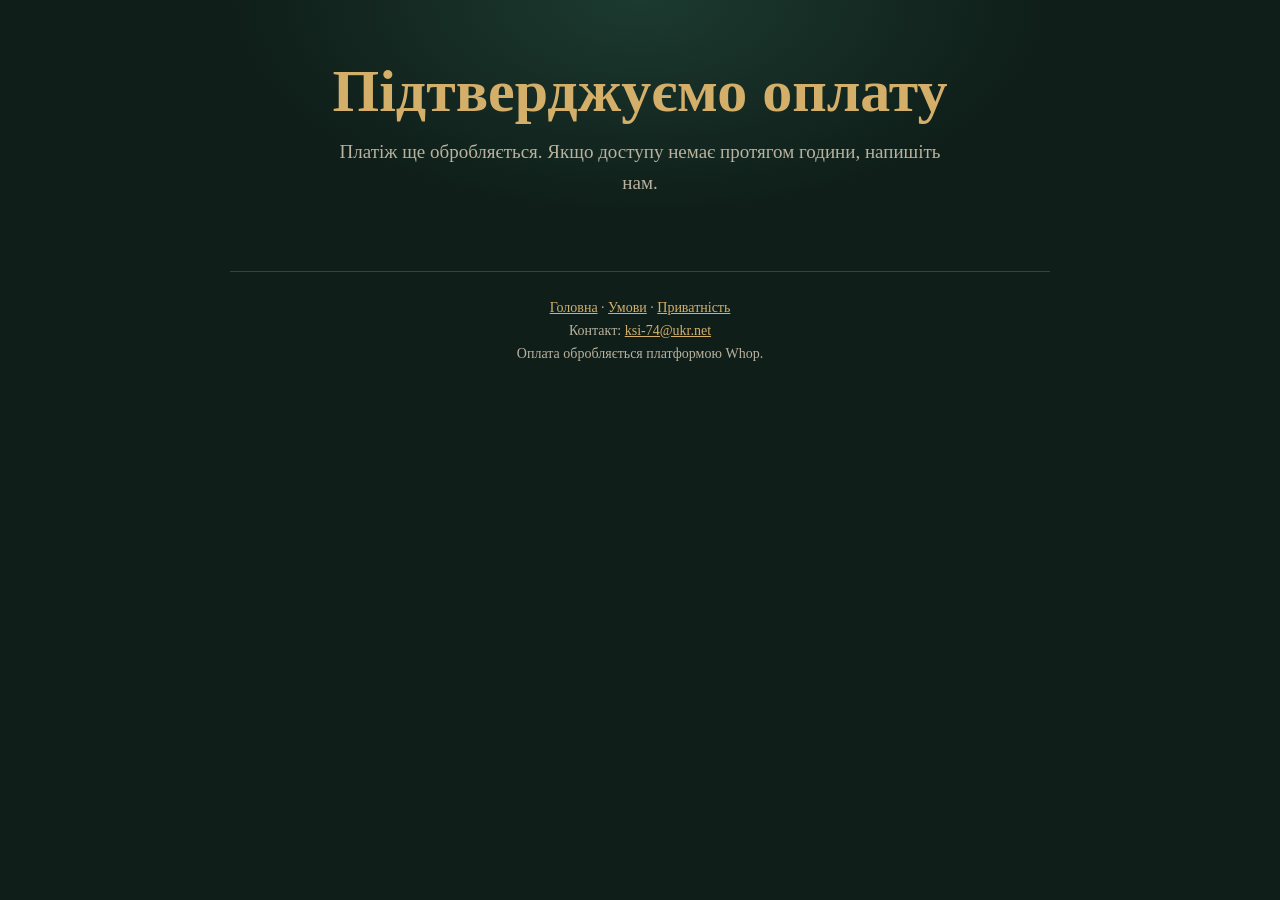
<file: return.html>
<!doctype html><html lang="uk"><head><meta charset="utf-8"><meta name="viewport" content="width=device-width,initial-scale=1"><!-- Google tag (gtag.js) -->
<script async src="https://www.googletagmanager.com/gtag/js?id=G-MSVCV6SYMW"></script>
<script>
  window.dataLayer = window.dataLayer || [];
  function gtag(){dataLayer.push(arguments);}
  gtag('js', new Date());

  gtag('config', 'G-MSVCV6SYMW');
</script><!-- Facebook Pixel Code --><script>!function(f,b,e,v,n,t,s){if(f.fbq)return;n=f.fbq=function(){n.callMethod?n.callMethod.apply(n,arguments):n.queue.push(arguments)};if(!f._fbq)f._fbq=n;n.push=n;n.loaded=!0;n.version='2.0';n.queue=[];t=b.createElement(e);t.async=!0;t.src=v;s=b.getElementsByTagName(e)[0];s.parentNode.insertBefore(t,s)}(window,document,'script','https://connect.facebook.net/en_US/fbevents.js'); fbq('init', '1859904271856889'); fbq('track', 'PageView');</script><noscript> <img height="1" width="1" src="https://www.facebook.com/tr?id=1859904271856889&ev=PageView&noscript=1"/></noscript><!-- End Facebook Pixel Code --><!-- Whop Pixel -->
<script>
!function(w,d,s,u,n,a,b){if(w[n])return;a=w[n]={q:[],t:+new Date,s:[],o:u,track:function(){a.q.push([+new Date].concat([].slice.call(arguments)))},setScope:function(){a.s=[].slice.call(arguments).filter(function(x){return typeof x==="string"});a.q.push([+new Date,"setScope"].concat(a.s))},scope:function(){var c=[].slice.call(arguments);return{track:function(){a.q.push([+new Date].concat([].slice.call(arguments)).concat([{__scope:c}]))}}}};b=d.createElement(s);b.async=1;b.src=u+"/s.js";d.getElementsByTagName(s)[0].parentNode.insertBefore(b,d.getElementsByTagName(s)[0])}(window,document,"script","https://t.whop.tw","whop");
whop.setScope("biz_lIl1vm77mic3jA");
whop.track("page");
</script>
<!-- End Whop Pixel --><title>Статус оплати</title><meta name="description" content="Статус оплати"><link rel="stylesheet" href="style.css"></head><body><div class="wrap"><div class="hero"><section id="succeeded" hidden><h1>Дякуємо за покупку!</h1><p>Оплату підтверджено. Відкрийте розділ Files у своєму акаунті Whop, щоб завантажити книгу. Квитанція надійде на вашу пошту.</p></section>
<section id="failed" hidden><h1>Оплата не пройшла</h1><p>Кошти не списано. Спробуйте ще раз іншим способом.</p><a class="btn" href="index.html#buy">Повернутися до оплати</a></section>
<section id="pending" hidden><h1>Підтверджуємо оплату</h1><p>Платіж ще обробляється. Якщо доступу немає протягом години, напишіть нам.</p></section></div><script type="module">
const q=new URLSearchParams(location.search);
const s=q.get("status");
const ok=(s==="succeeded"||s==="success");
const bad=(s==="failed"||s==="canceled"||s==="error");
document.getElementById(ok?"succeeded":bad?"failed":"pending").hidden=false;
const PRICE=4.99,CUR="USD";
const pid=q.get("payment_id")||q.get("payment");
if(ok&&pid){try{const k="purchase_"+pid;if(!localStorage.getItem(k)){fbq("track","Purchase",{value:PRICE,currency:CUR,content_name:"150 Forgotten Recipes",content_type:"product"},{eventID:pid});localStorage.setItem(k,"1")}}catch(e){}}
</script><footer><a href="index.html">Головна</a> · <a href="terms.html">Умови</a> · <a href="privacy.html">Приватність</a><br>Контакт: <a href="mailto:ksi-74@ukr.net">ksi-74@ukr.net</a><br>Оплата обробляється платформою Whop.</footer></div></body></html>
</file>
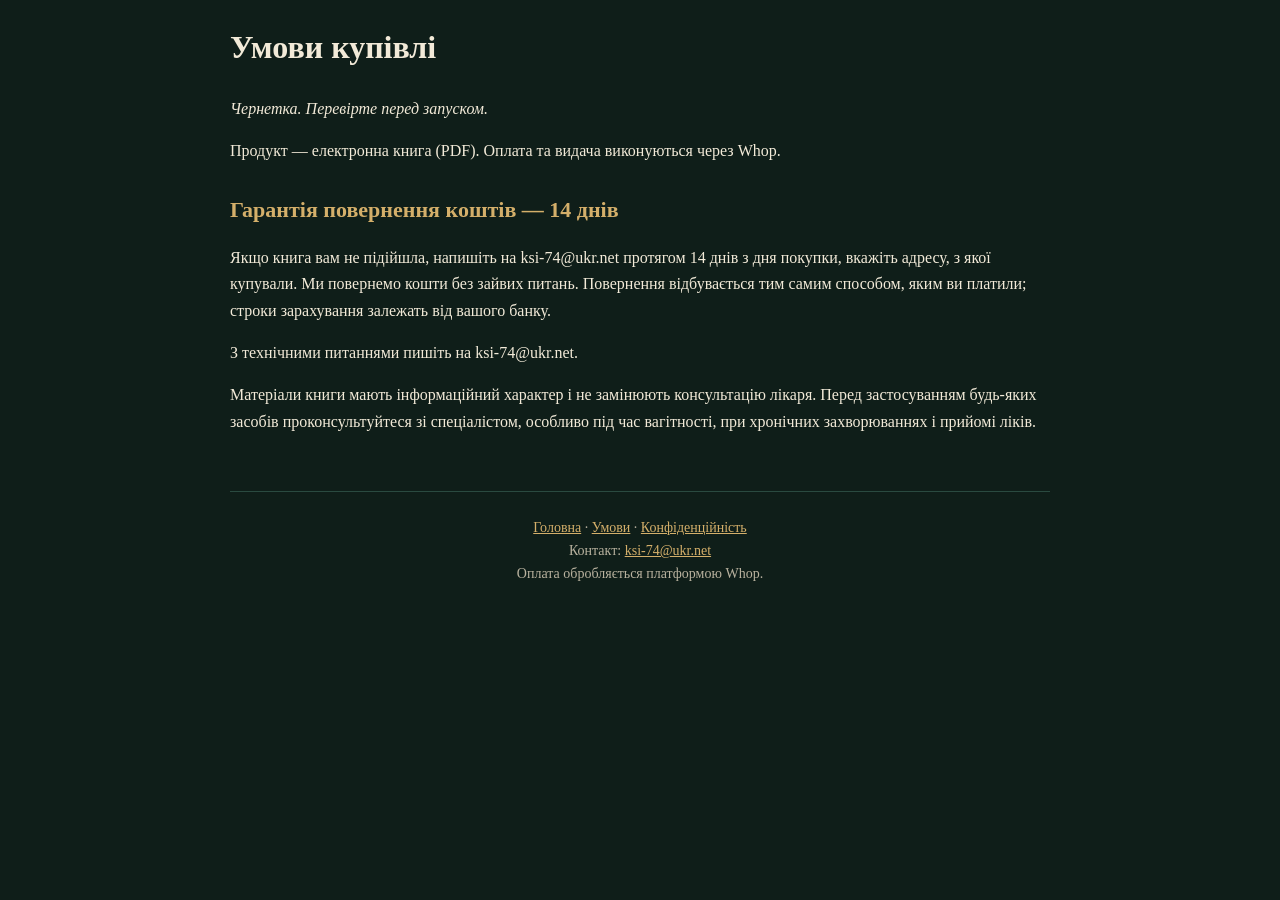
<file: terms.html>
<!doctype html><html lang="uk"><head><meta charset="utf-8"><meta name="viewport" content="width=device-width,initial-scale=1"><title>Умови</title><meta name="description" content="Умови купівлі"><link rel="stylesheet" href="style.css"></head><body><div class="wrap"><h1>Умови купівлі</h1><p><i>Чернетка. Перевірте перед запуском.</i></p><p>Продукт — електронна книга (PDF). Оплата та видача виконуються через Whop.</p><h2 style="font-size:22px;margin:28px 0 10px">Гарантія повернення коштів — 14 днів</h2><p>Якщо книга вам не підійшла, напишіть на ksi-74@ukr.net протягом 14 днів з дня покупки, вкажіть адресу, з якої купували. Ми повернемо кошти без зайвих питань. Повернення відбувається тим самим способом, яким ви платили; строки зарахування залежать від вашого банку.</p><p>З технічними питаннями пишіть на ksi-74@ukr.net.</p><p>Матеріали книги мають інформаційний характер і не замінюють консультацію лікаря. Перед застосуванням будь-яких засобів проконсультуйтеся зі спеціалістом, особливо під час вагітності, при хронічних захворюваннях і прийомі ліків.</p><footer><a href="index.html">Головна</a> · <a href="terms.html">Умови</a> · <a href="privacy.html">Конфіденційність</a><br>Контакт: <a href="mailto:ksi-74@ukr.net">ksi-74@ukr.net</a><br>Оплата обробляється платформою Whop.</footer></div></body></html>
</file>
<file: style.css>
:root{--bg:#0f1e19;--bg2:#13271f;--card:#16302a;--gold:#d4af6a;--text:#f2ead8;--muted:#b9b29f;--line:#2a4a40}
*{box-sizing:border-box}html{scroll-behavior:smooth}body{margin:0;padding-bottom:72px;font-family:Georgia,'Times New Roman',serif;background:var(--bg);color:var(--text);line-height:1.65}
.top{position:sticky;top:0;z-index:10;background:rgba(15,30,25,.92);backdrop-filter:blur(6px);border-bottom:1px solid var(--line)}
.top div{max-width:960px;margin:0 auto;padding:10px 20px;display:flex;justify-content:space-between;align-items:center}.top b{color:var(--gold)}
.wrap{max-width:860px;margin:0 auto;padding:0 20px 24px}
.hero{text-align:center;padding:48px 0 16px;background:radial-gradient(ellipse at top,#1c3a30 0,transparent 70%)}
.hero h1{font-size:clamp(34px,7vw,60px);color:var(--gold);margin:10px 0 12px;line-height:1.1}.hero p{color:var(--muted);font-size:19px;max-width:640px;margin:0 auto}
.badge{display:inline-block;border:1px solid var(--gold);color:var(--gold);padding:4px 14px;border-radius:99px;font-size:14px}
.facts{list-style:none;padding:0;margin:22px auto 28px;max-width:430px;text-align:left}.facts li:before{content:"✓ ";color:var(--gold)}
.btn{display:inline-block;background:var(--gold);color:#1a1a1a;padding:15px 34px;border-radius:10px;font-weight:700;font-size:18px;text-decoration:none;border:0;cursor:pointer;font-family:inherit}
.btn:hover{filter:brightness(1.08)}.price{margin-top:12px;color:var(--muted);font-size:15px}
.cover{display:block;width:100%;max-width:620px;height:auto;margin:32px auto 0;border-radius:12px;box-shadow:0 14px 44px rgba(0,0,0,.55)}
h2{color:var(--gold);margin:56px 0 16px;font-size:clamp(24px,4vw,32px)}
details{background:var(--card);border-radius:10px;margin:8px 0;padding:14px 18px}summary{cursor:pointer;font-weight:700}details p{color:var(--muted);margin:10px 0 0}
.card{background:var(--card);padding:18px 24px;border-radius:12px}
.steps{display:grid;grid-template-columns:repeat(auto-fit,minmax(150px,1fr));gap:12px}.steps div{background:var(--card);padding:16px;border-radius:10px;font-size:15px}.steps b{color:var(--gold)}
.rvs{display:grid;grid-template-columns:repeat(auto-fit,minmax(260px,1fr));gap:12px}
.rv{margin:0;background:var(--card);padding:16px 18px;border-radius:12px;border-left:3px solid var(--gold)}.rv p{margin:0 0 8px;font-size:15px;color:var(--text)}.rv cite{color:var(--gold);font-style:normal;font-size:14px}
.author{display:grid;grid-template-columns:minmax(0,250px) 1fr;gap:22px;align-items:start}.author img{width:100%;height:auto;border-radius:12px}
.buy{margin-top:56px;background:var(--bg2);border:1px solid var(--line);border-radius:16px;padding:28px 20px;scroll-margin-top:70px}
.buy h2{margin:0 0 6px;text-align:center}.buy .sub{text-align:center;color:var(--muted);margin:0 0 20px}
#checkout{max-width:520px;margin:0 auto;min-height:120px;background:#fff;color:#111;color-scheme:light;border-radius:14px;padding:18px}.fallback{text-align:center}
.note{border-left:4px solid var(--gold);background:#0b1713;padding:14px 18px;color:var(--muted);font-size:15px;margin-top:32px}
.sticky{position:fixed;left:0;right:0;bottom:0;background:#0b1713;border-top:1px solid var(--line);padding:10px;text-align:center;z-index:9}.sticky .btn{padding:11px 26px;font-size:17px}
footer{margin-top:56px;padding:24px 0;border-top:1px solid var(--line);color:var(--muted);font-size:14px;text-align:center}footer a{color:var(--gold)}
@media(max-width:640px){.author{grid-template-columns:1fr}.author img{max-width:290px;margin:0 auto}.top .btn{display:none}}
</file>
<file: extra.css>
.rating{display:inline-block;margin:0 0 14px;color:var(--gold);font-size:17px}.rating b{color:var(--text)}.rating span{color:var(--muted);font-size:15px}
.deal{margin:22px auto 0;max-width:460px;background:var(--card);border:1px solid var(--gold);border-radius:14px;padding:18px 20px}
.deal .old{color:var(--muted);text-decoration:line-through;font-size:20px}.deal .new{display:block;color:var(--gold);font-size:34px;font-weight:700;line-height:1.2}.deal .save{display:inline-block;margin-top:6px;background:var(--gold);color:#1a1a1a;border-radius:99px;padding:2px 12px;font-size:14px;font-weight:700}
.timer{margin-top:12px;color:var(--muted);font-size:15px}.timer b{color:var(--text);font-variant-numeric:tabular-nums;font-size:20px}
.guarantee{display:flex;gap:18px;align-items:center;background:var(--card);border:1px solid var(--line);border-radius:14px;padding:18px 22px;margin:28px 0 0}.guarantee .shield{font-size:44px;line-height:1}.guarantee p{margin:4px 0 0;color:var(--muted);font-size:16px}.guarantee b{color:var(--gold);font-size:19px}
.syn{display:flex;flex-wrap:wrap;align-items:center;justify-content:center;gap:10px;margin:18px 0}.syn .it{background:var(--card);border:1px solid var(--line);border-radius:10px;padding:10px 18px;font-weight:700}.syn .op{color:var(--gold);font-size:26px;font-weight:700}.syn .res{background:var(--gold);color:#1a1a1a;border-radius:10px;padding:10px 18px;font-weight:700}
.warn{border-left:4px solid var(--gold);background:#0b1713;padding:12px 16px;color:var(--muted);font-size:15px;margin-top:14px}
.revhead{display:flex;align-items:center;gap:14px;flex-wrap:wrap;margin-bottom:16px}.revhead .big{font-size:42px;color:var(--gold);font-weight:700;line-height:1}.revhead div{color:var(--muted);font-size:15px}
.rv p{font-size:15px}
.who{display:flex;align-items:center;gap:10px;margin-top:12px}.av{width:48px;height:48px;border-radius:50%;object-fit:cover;border:2px solid var(--gold);flex:none}
:root{--muted:#d6cfbb}
.wrap .hero h1{color:#f3d48a;font-weight:700;letter-spacing:.005em;text-shadow:0 2px 20px rgba(212,175,106,.28)}
.wrap .hero h1::after{content:"";display:block;width:84px;height:3px;background:#d4af6a;border-radius:2px;margin:18px auto 0}
.wrap .hero h1 em{color:inherit;font-style:normal}
.wrap .hero .lead{color:#f6efdc}
.wrap .offer .eyebrow.hot,.wrap .offer .pricerow .off{background:#c23a1e;color:#fff}
.wrap .offer .yourprice{background:var(--gold);color:#1a1a1a;border:0;border-radius:10px;font-size:20px;font-weight:700;padding:15px 14px;box-shadow:none;line-height:1.3}
.wrap .offer .bundle li{color:#f6efdc}
.wrap .offer label{display:block;color:#f6efdc;font-weight:700}
.wrap .offer form>p:last-of-type{opacity:1!important;font-size:14px!important;color:#e6dfcb}
.wrap .checks li{color:#e6dfcb}
</file>
